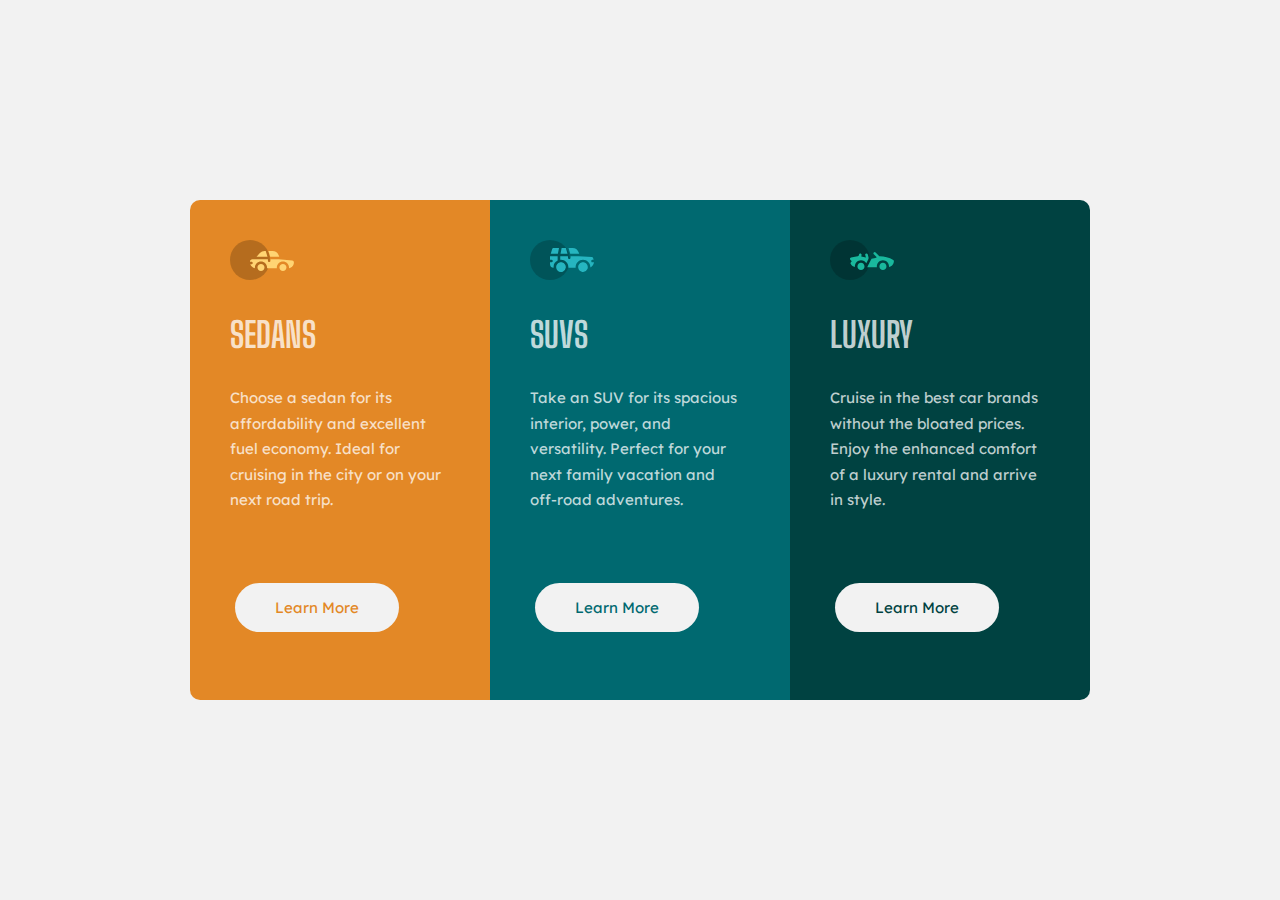
<file: 3-column-preview-card-component-main/index.html>
<!DOCTYPE html>
<html lang="en">

<head>
  <meta charset="UTF-8">
  <meta name="viewport" content="width=device-width, initial-scale=1.0">
  <!-- displays site properly based on user's device -->

  <link rel="icon" type="image/png" sizes="32x32" href="./images/favicon-32x32.png">

  <title>Frontend Mentor | 3-column preview card component</title>
  <link rel="stylesheet" href="stylesheet.css">


</head>

<body>
  <div class="container">

    <div class="car">

      <div class="sedan">
        <img src="images/icon-sedans.svg">
        <h2>SEDANS</h2>
        <p>Choose a sedan for its affordability and excellent fuel economy. Ideal for cruising in the city
          or on your next road trip.</p>
        <button class="btn-sedan">Learn More</button>
      </div>

      <div class="suv">
        <img src="images/icon-suvs.svg">
        <h2>SUVS</h2>
        <p>Take an SUV for its spacious interior, power, and versatility. Perfect for your next family vacation
          and off-road adventures.</p>
        <button class="btn-suv">Learn More</button>
      </div>

      <div class="luxury">
        <img src="images/icon-luxury.svg">
        <h2>LUXURY</h2>
        <p>Cruise in the best car brands without the bloated prices. Enjoy the enhanced comfort of a luxury
          rental and arrive in style.</p>
        <button class="btn-luxury">Learn More</button>
      </div>

    </div>

  </div>



</body>

</html>
</file>
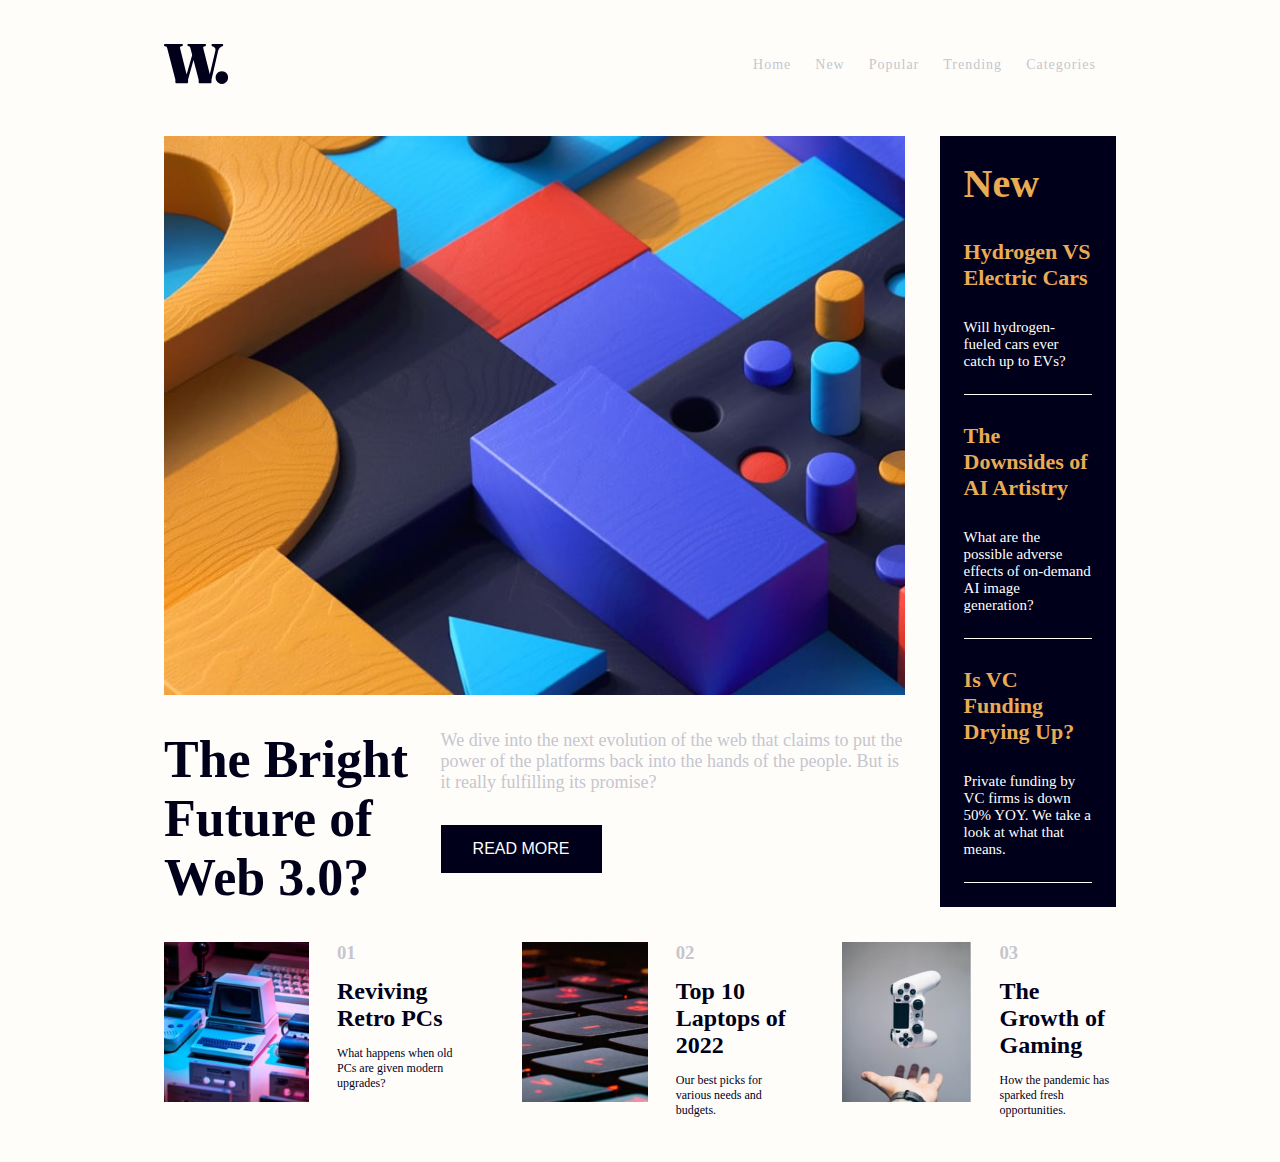
<file: news-homepage-main/index.html>
<!DOCTYPE html>
<html lang="en">

<head>
  <meta charset="UTF-8">
  <meta name="viewport" content="width=device-width, initial-scale=1.0">
  <!-- displays site properly based on user's device -->

  <title>News homepage</title>

  <link rel="stylesheet" href="styles.css">

</head>

<body>
  <nav class="navbar">
    <img class="logo" src="assets/images/logo.svg">
    <div class="navbar-anchors">
      <a href="#">Home</a>
      <a href="#">New</a>
      <a href="#">Popular</a>
      <a href="#">Trending</a>
      <a href="#">Categories</a>
    </div>
  </nav>

  <div class="grid-area">

    <div class="header-image">

    </div>
    <div class="intro">
      <div>
        <h1>The Bright Future of Web 3.0?</h1>
      </div>
      <div class="header-paragraph">
        <p> We dive into the next evolution of the web that claims to put the power of the platforms back into the
          hands
          of the
          people. But is it really fulfilling its promise?</p>
        <button>Read more</button>
      </div>
    </div>
    <div class="articles">
      <h2>New</h2>
      <div class="articles1">
        <h3>Hydrogen VS Electric Cars</h3>
        <p>Will hydrogen-fueled cars ever catch up to EVs?</p>
      </div>

      <div class="articles2">
        <h3>The Downsides of AI Artistry</h3>
        <p>What are the possible adverse effects of on-demand AI image generation?</p>
      </div>

      <div class="articles3">
        <h3>Is VC Funding Drying Up?</h3>
        <p>Private funding by VC firms is down 50% YOY. We take a look at what that means.</p>
      </div>
    </div>
  </div>

  <div class="cards">
    <div class="cards1">
      <div class="cards1-img"></div>
      <div class="cards1-text">
        <h3>01</h3>
        <h4>Reviving Retro PCs</h4>
        <p>What happens when old PCs are given modern upgrades?</p>
      </div>
    </div>

    <div class="cards2">
      <div class="cards2-img"></div>
      <div class="cards2-text">
        <h3>02</h3>
        <h4>Top 10 Laptops of 2022</h4>
        <p>Our best picks for various needs and budgets.</p>
      </div>
    </div>

    <div class="cards3">
      <div class="cards3-img">
      </div>
      <div class="cards3-text">
        <h3>03</h3>
        <h4>The Growth of Gaming</h4>
        <p>How the pandemic has sparked fresh opportunities.</p>
      </div>
    </div>
  </div>

</body>

</html>
</file>
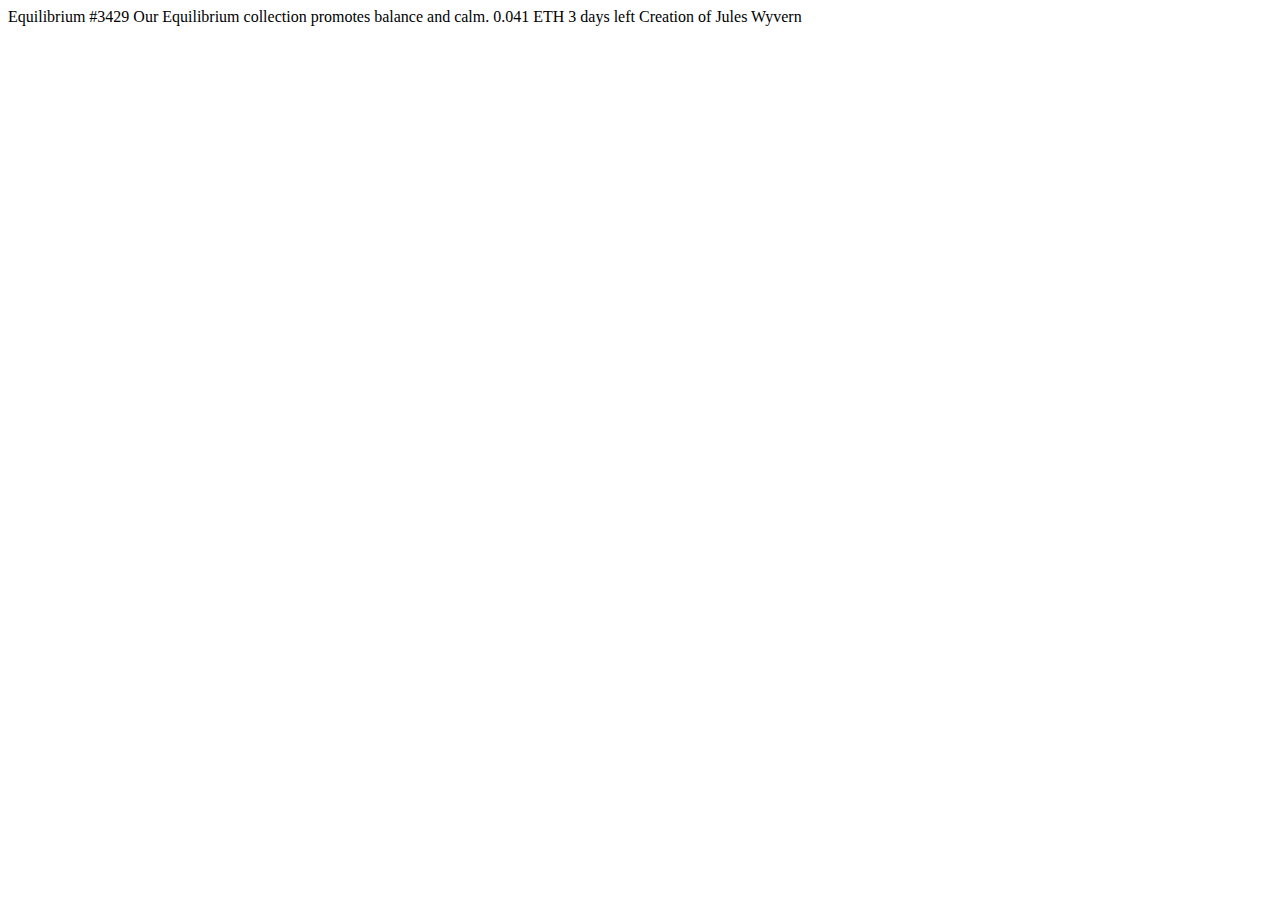
<file: nft-preview-card-component-main/index.html>
<!DOCTYPE html>
<html lang="en">
<head>
  <meta charset="UTF-8">
  <meta name="viewport" content="width=device-width, initial-scale=1.0"> <!-- displays site properly based on user's device -->

  <link rel="icon" type="image/png" sizes="32x32" href="./images/favicon-32x32.png">
  
  <title>Frontend Mentor | NFT preview card component</title>


</head>
<body>

  Equilibrium #3429

  Our Equilibrium collection promotes balance and calm.

  0.041 ETH
  3 days left
  
  Creation of Jules Wyvern

  
</body>
</html>
</file>
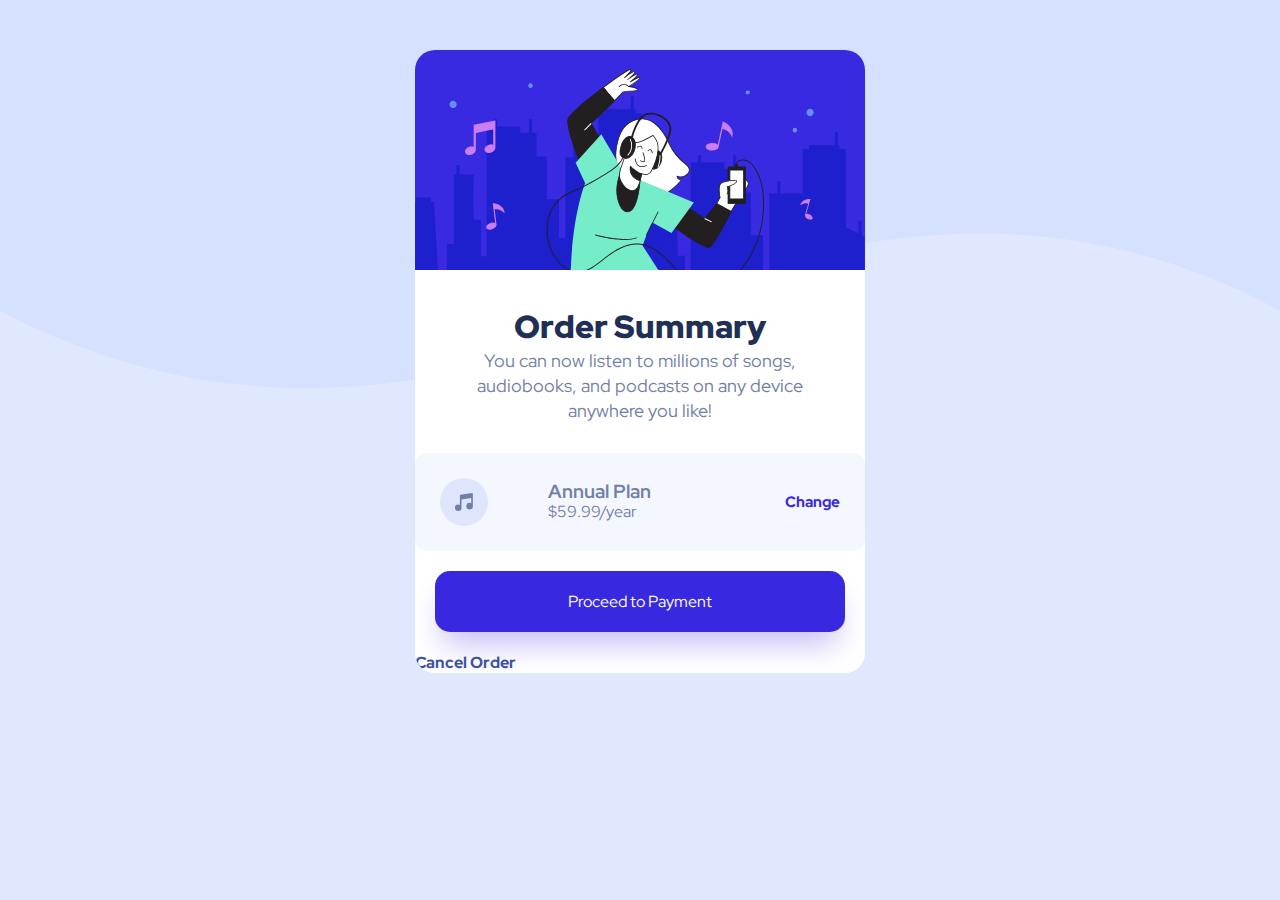
<file: order-summary-component-main/index.html>
<!DOCTYPE html>
<html lang="en">

<head>
  <meta charset="UTF-8">
  <meta name="viewport" content="width=device-width, initial-scale=1.0">
  <!-- displays site properly based on user's device -->

  <link rel="icon" type="image/png" sizes="32x32" href="./images/favicon-32x32.png">

  <title>Frontend Mentor | Order summary card</title>

 
  <link rel="stylesheet" href="stylesheet.css">
</head>

<body>
  <div class="card">
    <img class="hero image" src="images/illustration-hero.svg">

    <div class="container">
      <h2 class="title">Order Summary</h2>
      <p class="order-description">You can now listen to millions of songs, audiobooks, and podcasts on any
        device anywhere you like!</p>
    </div>

    <div class="plan-container">
      <img src="images/icon-music.svg">

      <div class="plan-description">
        <h3>Annual Plan</h3>
        <p>$59.99/year</p>
      </div>
      <a href="#">Change</a>
    </div>

    <div>
      <a class="proceed-button" href="#">Proceed to Payment</a>
      <a class="cancel-button" href="#">Cancel Order</a>
    </div>


</body>

</html>
</file>
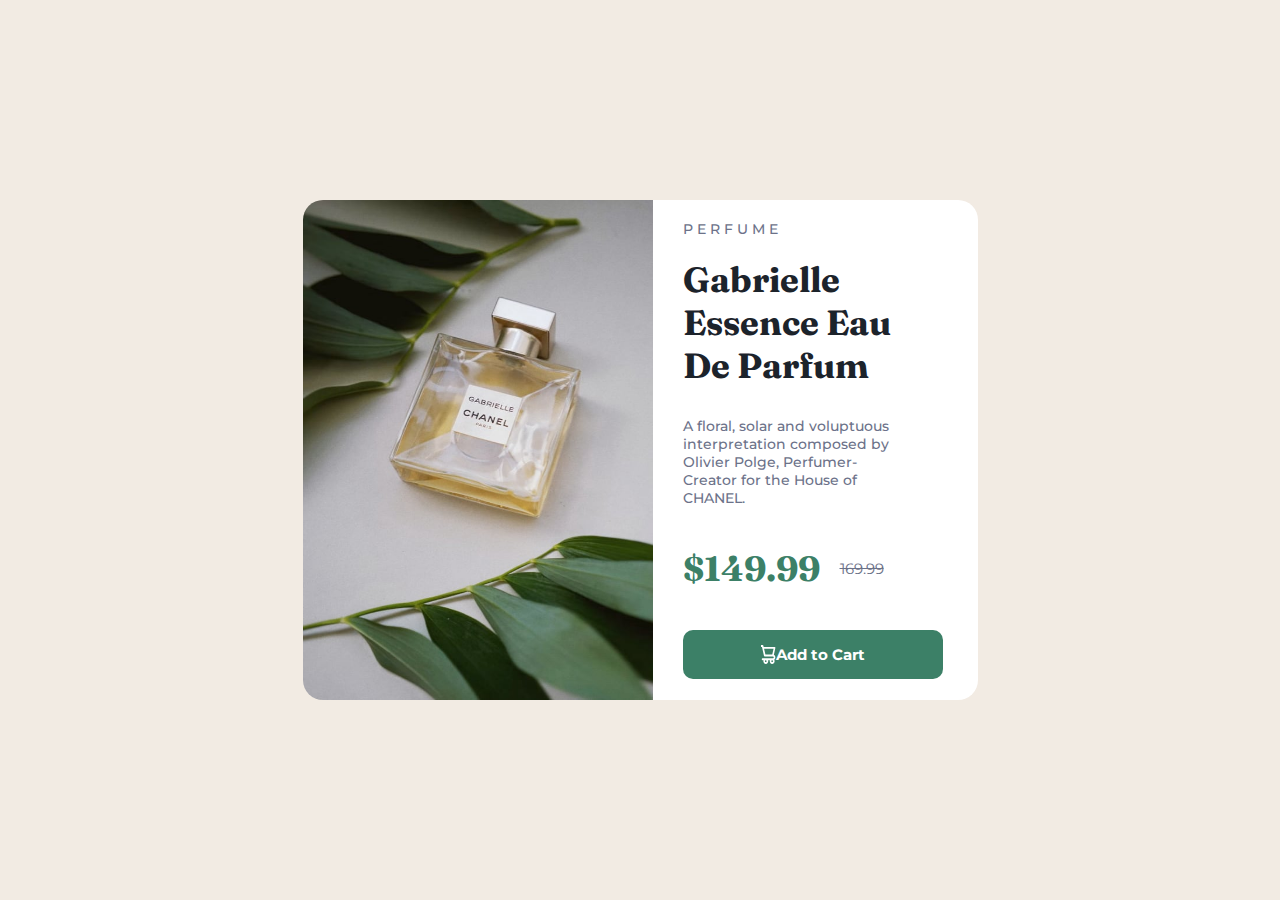
<file: product-preview-card-component-main/index.html>
<!DOCTYPE html>
<html lang="en">

<head>
  <meta charset="UTF-8">
  <meta name="viewport" content="width=device-width, initial-scale=1.0">
  <!-- displays site properly based on user's device -->

  <link rel="icon" type="image/png" sizes="32x32" href="./images/favicon-32x32.png">

  <title>Frontend Mentor | Product preview card component</title>

  <link rel="stylesheet" href="stylesheet.css">
</head>

<body>
  <main>
    <img class="perfume-pic" src="images/image-product-desktop.jpg">

    <div class="card-text">
      <h1>P E R F U M E</h1>
      <h2>Gabrielle Essence Eau De Parfum</h2>
      <p>A floral, solar and voluptuous interpretation composed by Olivier Polge,
        Perfumer-Creator for the House of CHANEL.</p>

      <div class="card-price">
        <h1>$149.99</h1>
        <s>169.99</s>
      </div>

      <div class="card-button">
        
        <button href="#"> <img class="icon-cart" src="images/icon-cart.svg">Add to Cart </button>
      </div>

    </div>
  </main>
</body>

</html>
</file>
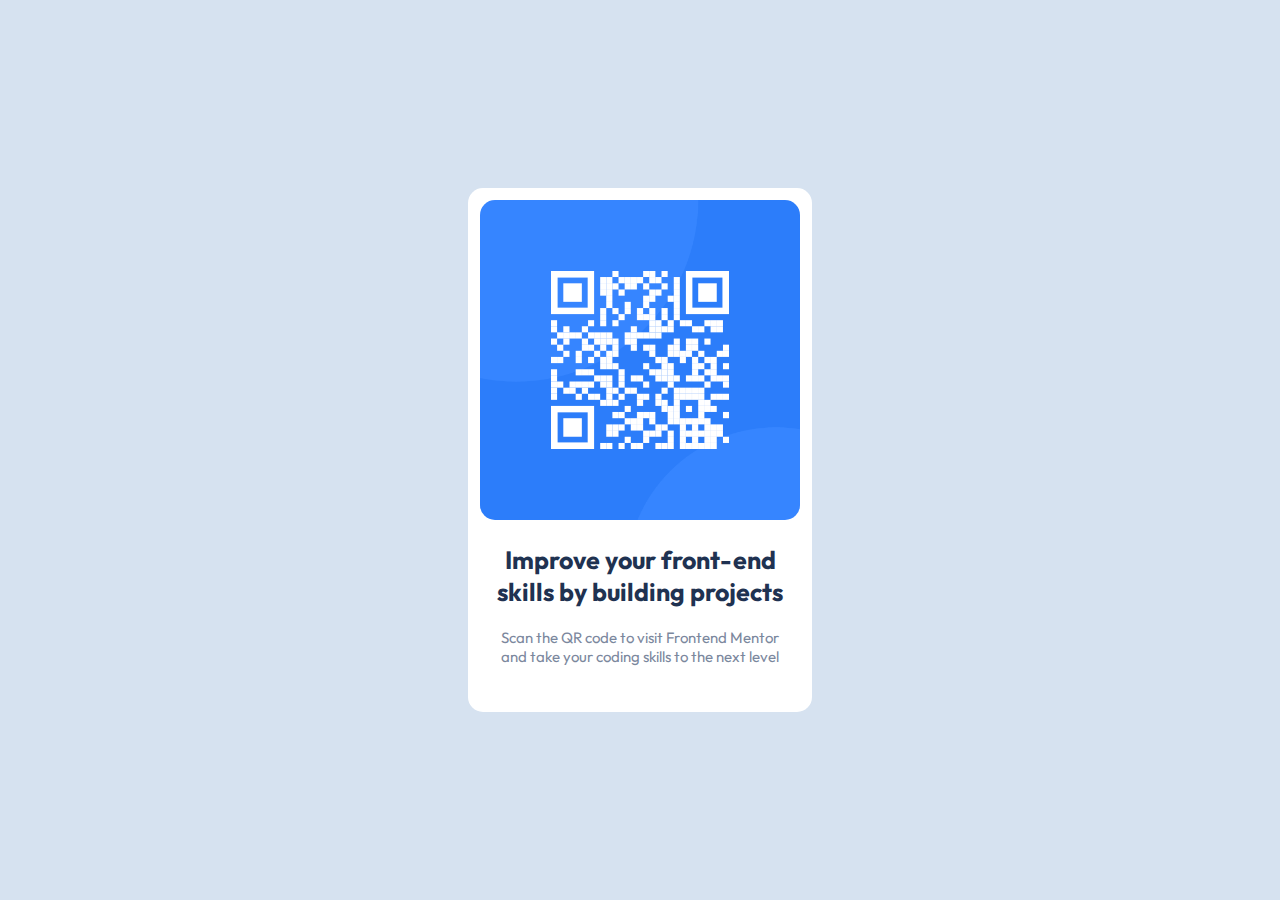
<file: qr-code-component-main/index.html>
<!DOCTYPE html>
<html lang="en">

<head>
  <meta charset="UTF-8">
  <meta name="viewport" content="width=device-width, initial-scale=1.0">
  <!-- displays site properly based on user's device -->

  <link rel="icon" type="image/png" sizes="32x32" href="./images/favicon-32x32.png">

  <title>Frontend Mentor | QR code component</title>
  <link rel="stylesheet" href="stylesheet.css">

</head>

<body>
<div class="container">
  <div class="card">
    <img src="images/image-qr-code.png">
    <h1> Improve your front-end skills by building projects</h1>

    <p>Scan the QR code to visit Frontend Mentor and take your coding skills to the next level</p>

  </div>
</div>
</main>
</body>

</html>
</file>
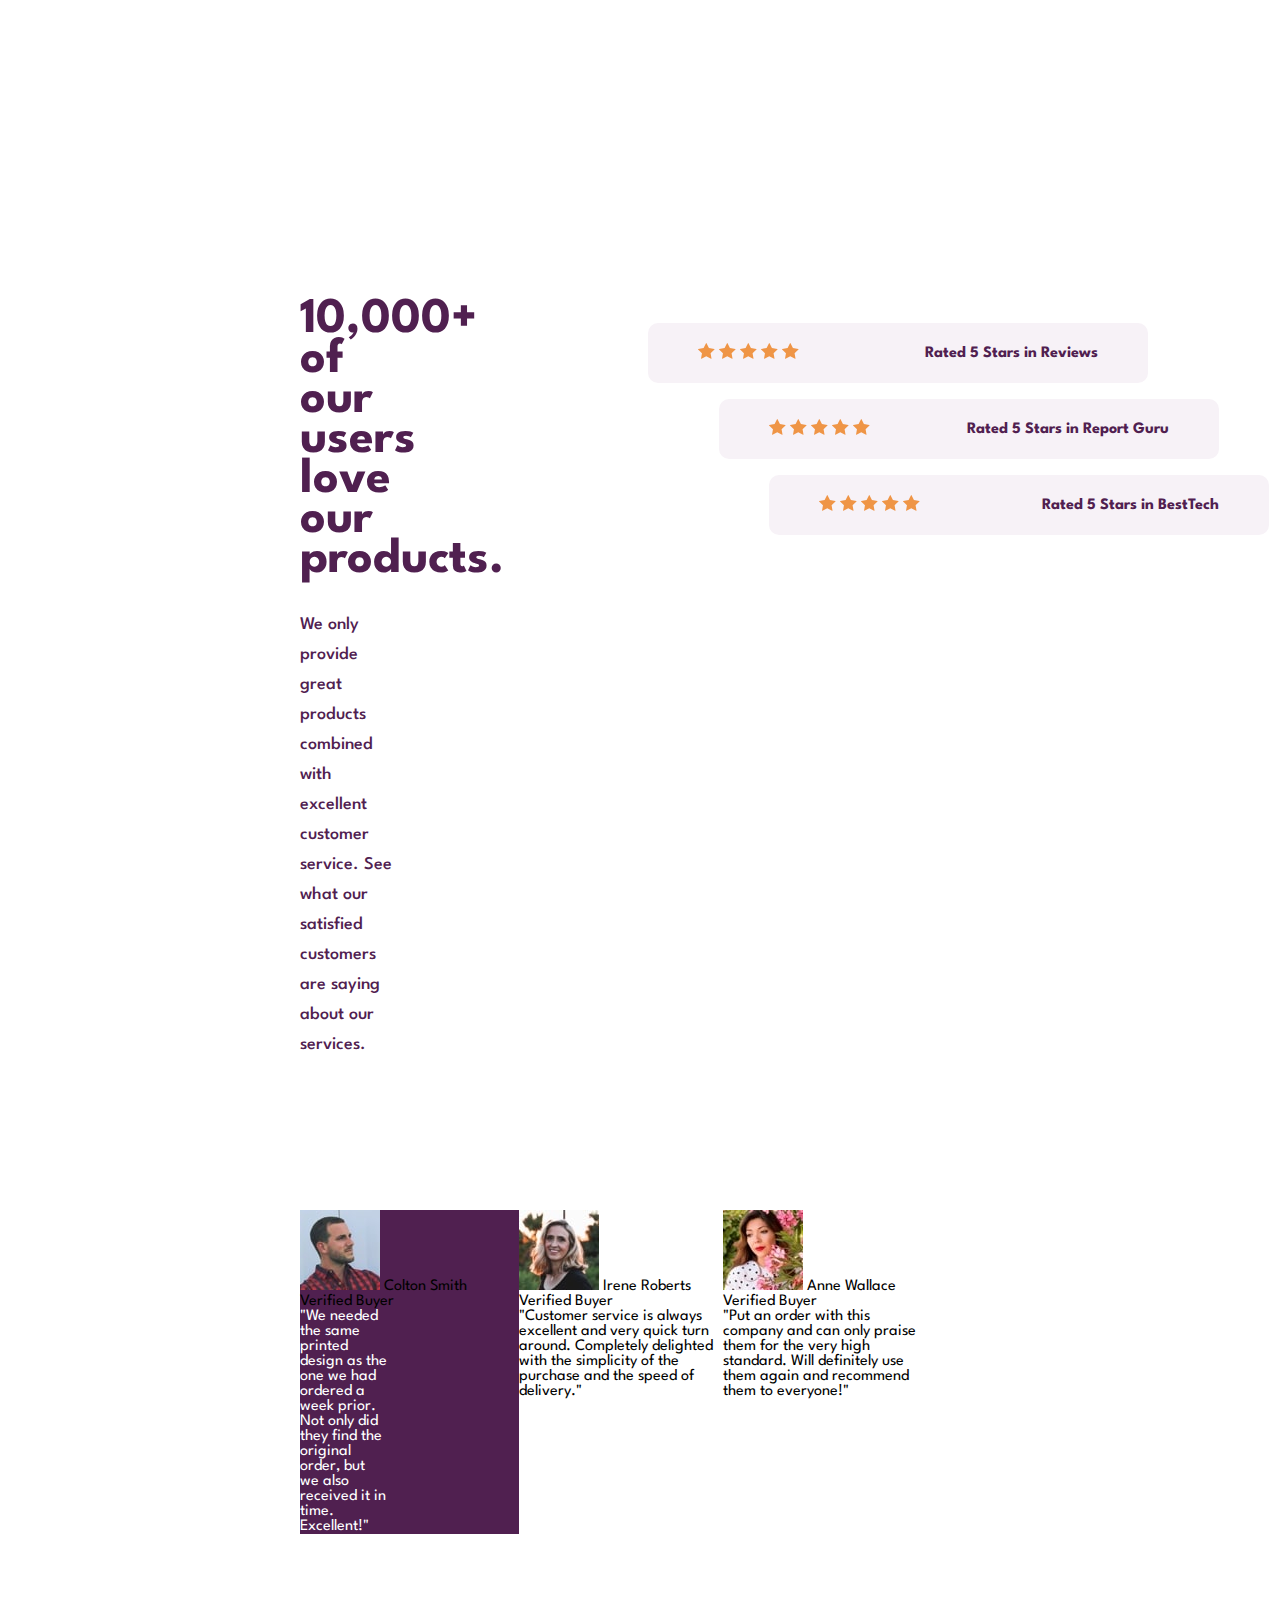
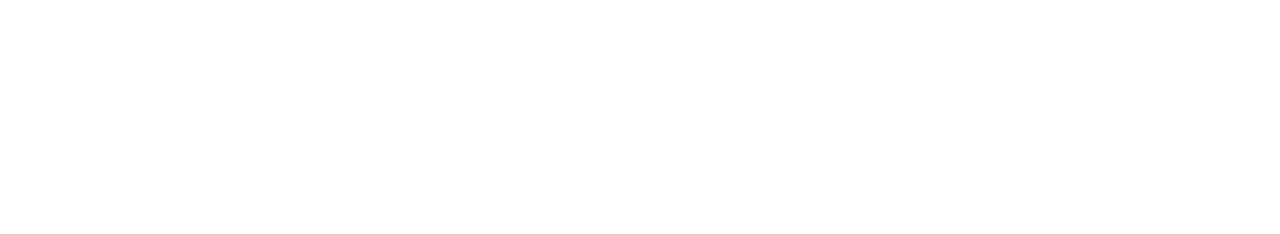
<file: social-proof-section-master/index.html>
<!DOCTYPE html>
<html lang="en">

<head>
  <meta charset="UTF-8" />
  <meta name="viewport" content="width=device-width, initial-scale=1.0" />


  <link rel="icon" type="image/png" sizes="32x32" href="./images/favicon-32x32.png" />

  <title>Frontend Mentor | Social proof section</title>

  <link rel="stylesheet" href="stylesheet.css">
</head>

<body>
  <div class="top">
    <div class="heading">
      <h1>10,000+ of our users love our products. </h1>

      <p class="paragraph-top">We only provide great products combined with excellent customer service.
        See what our satisfied customers are saying about our services.</p>
    </div>
    
    <div class="starscontainer">

      <div class="stars star1">

        <div class="fivestars">
          <img src="images/icon-star.svg" alt="">
          <img src="images/icon-star.svg" alt="">
          <img src="images/icon-star.svg" alt="">
          <img src="images/icon-star.svg" alt="">
          <img src="images/icon-star.svg" alt="">
        </div>
    
        <h4 class="text">Rated 5 Stars in Reviews</h4>
      </div>

      <div class="stars star2">

        <div class="fivestars">
          <img src="images/icon-star.svg" alt="">
          <img src="images/icon-star.svg" alt="">
          <img src="images/icon-star.svg" alt="">
          <img src="images/icon-star.svg" alt="">
          <img src="images/icon-star.svg" alt="">
        </div>
        <h4 class="text">Rated 5 Stars in Report Guru</h4>
      </div>

      <div class="stars star3">
        <div class="fivestars">
          <img src="images/icon-star.svg" alt="">
          <img src="images/icon-star.svg" alt="">
          <img src="images/icon-star.svg" alt="">
          <img src="images/icon-star.svg" alt="">
          <img src="images/icon-star.svg" alt="">
        </div>
        <h4 class="text">Rated 5 Stars in BestTech</h4>
      </div>
    </div>

  </div>


  <!-- <main class="container"> -->

  <div class="cardscontainer">

   
    <div class="card1">
        <img src="images/image-colton.jpg" alt="">
        <span class="name">Colton Smith </span>
        <span class="status">Verified Buyer</span>
        <p>"We needed the same printed design as the one we had ordered a week prior.
          Not only did they find the original order, but we also received it in time.
          Excellent!"</p>
      </div>

      <div class="card2">
        <img src="images/image-irene.jpg" alt="">
        <span class="name">Irene Roberts</span>
        <span class="status">Verified Buyer</span>
        <p>"Customer service is always excellent and very quick turn around. Completely
          delighted with the simplicity of the purchase and the speed of delivery."</p>
      </div>

      <div class="card3">

        <img src="images/image-anne.jpg" alt="">
        <span class="name">Anne Wallace</span>
        <span class="status">Verified Buyer</span>
        <p> "Put an order with this company and can only praise them for the very high
          standard. Will definitely use them again and recommend them to everyone!"
        </p>
      </div>
   </div>
      
    </div>


  </div>



</body>

</html>
</file>
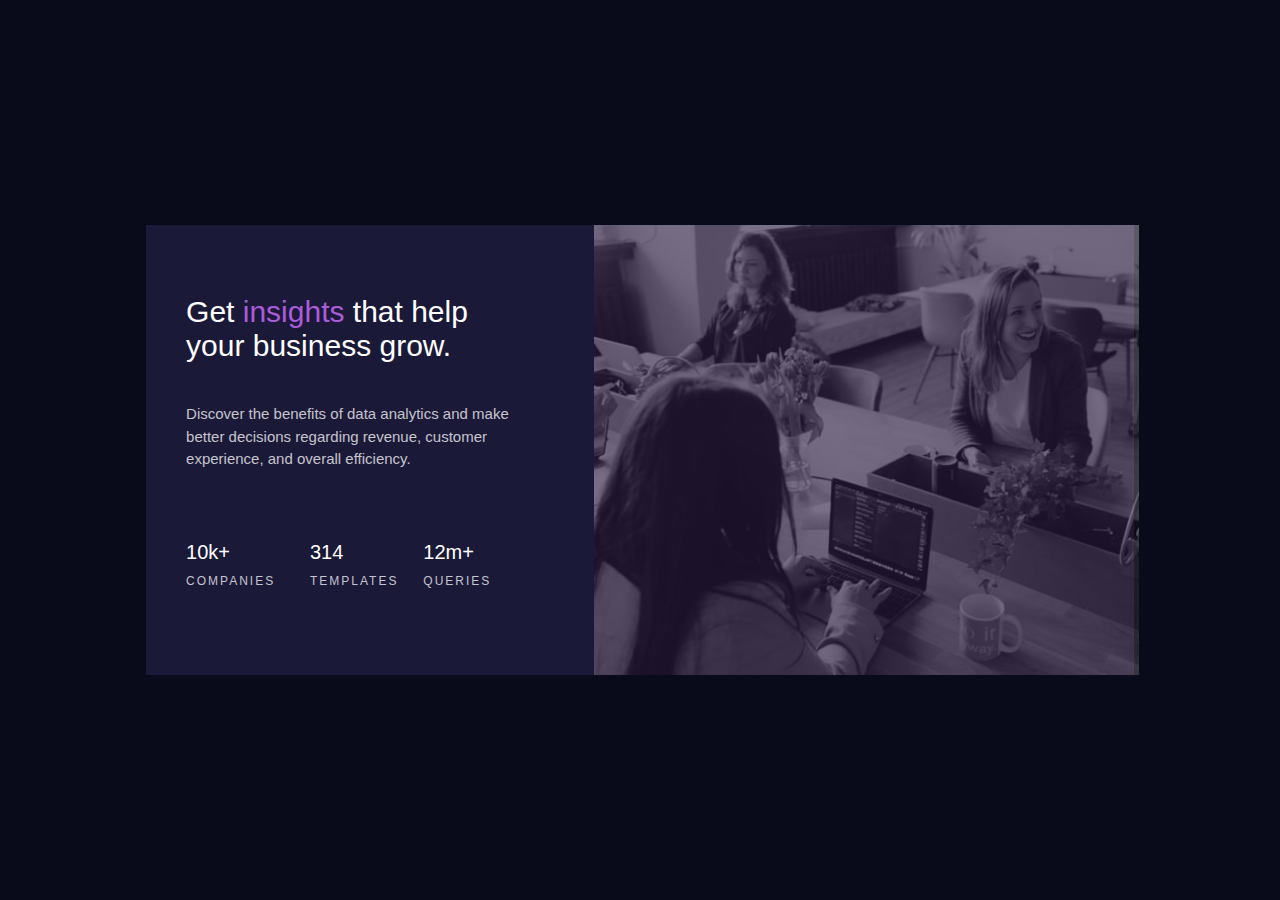
<file: stats-preview-card-component-main/index.html>
<!DOCTYPE html>
<html lang="en">

<head>
  <meta charset="UTF-8">
  <meta name="viewport" content="width=device-width, initial-scale=1.0">
  <title>Stats preview card component</title>
<link rel="stylesheet" href="stylesheet.css">

</head>

<body>
  <div class="card">
    <div class="container">

      <h2 class="header">Get <span>insights</span> that help <br> your business grow.</h2>

      <p class="paragraph">Discover the benefits of data analytics and make <br> better decisions regarding revenue, customer <br>
        experience, and overall efficiency.
      </p>

      <div class="statistics">

        <div>
          <h3>10k+</h3>
          <p>COMPANIES</p>
        </div>

        <div>
          <h3> 314 </h3>
          <p>TEMPLATES</p>
        </div>

        <div>
          <h3> 12m+ </h3>
          <p>QUERIES</p>
        </div>

      </div>
    </div>
    <div class="image">
     <img src="images/image-header-desktop.jpg"> 
    </div>
  </div>
</body>

</html>
</file>
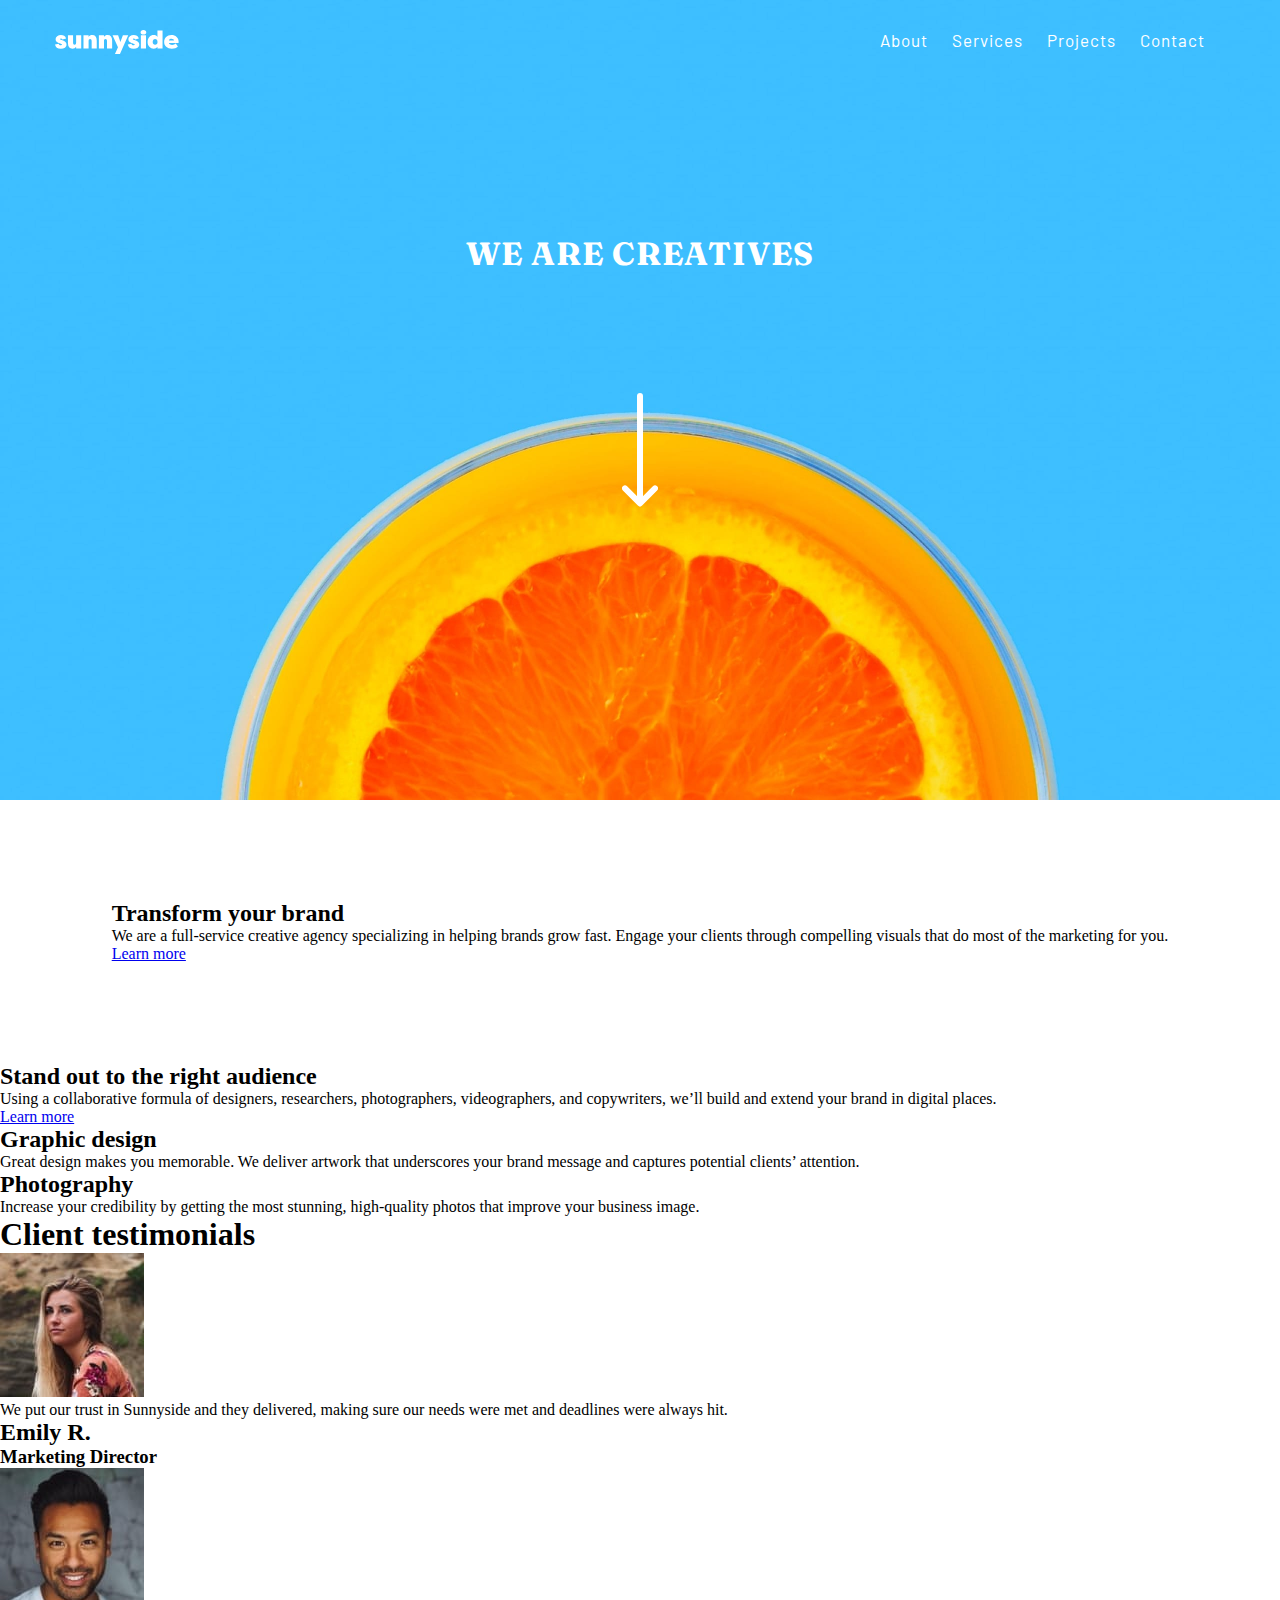
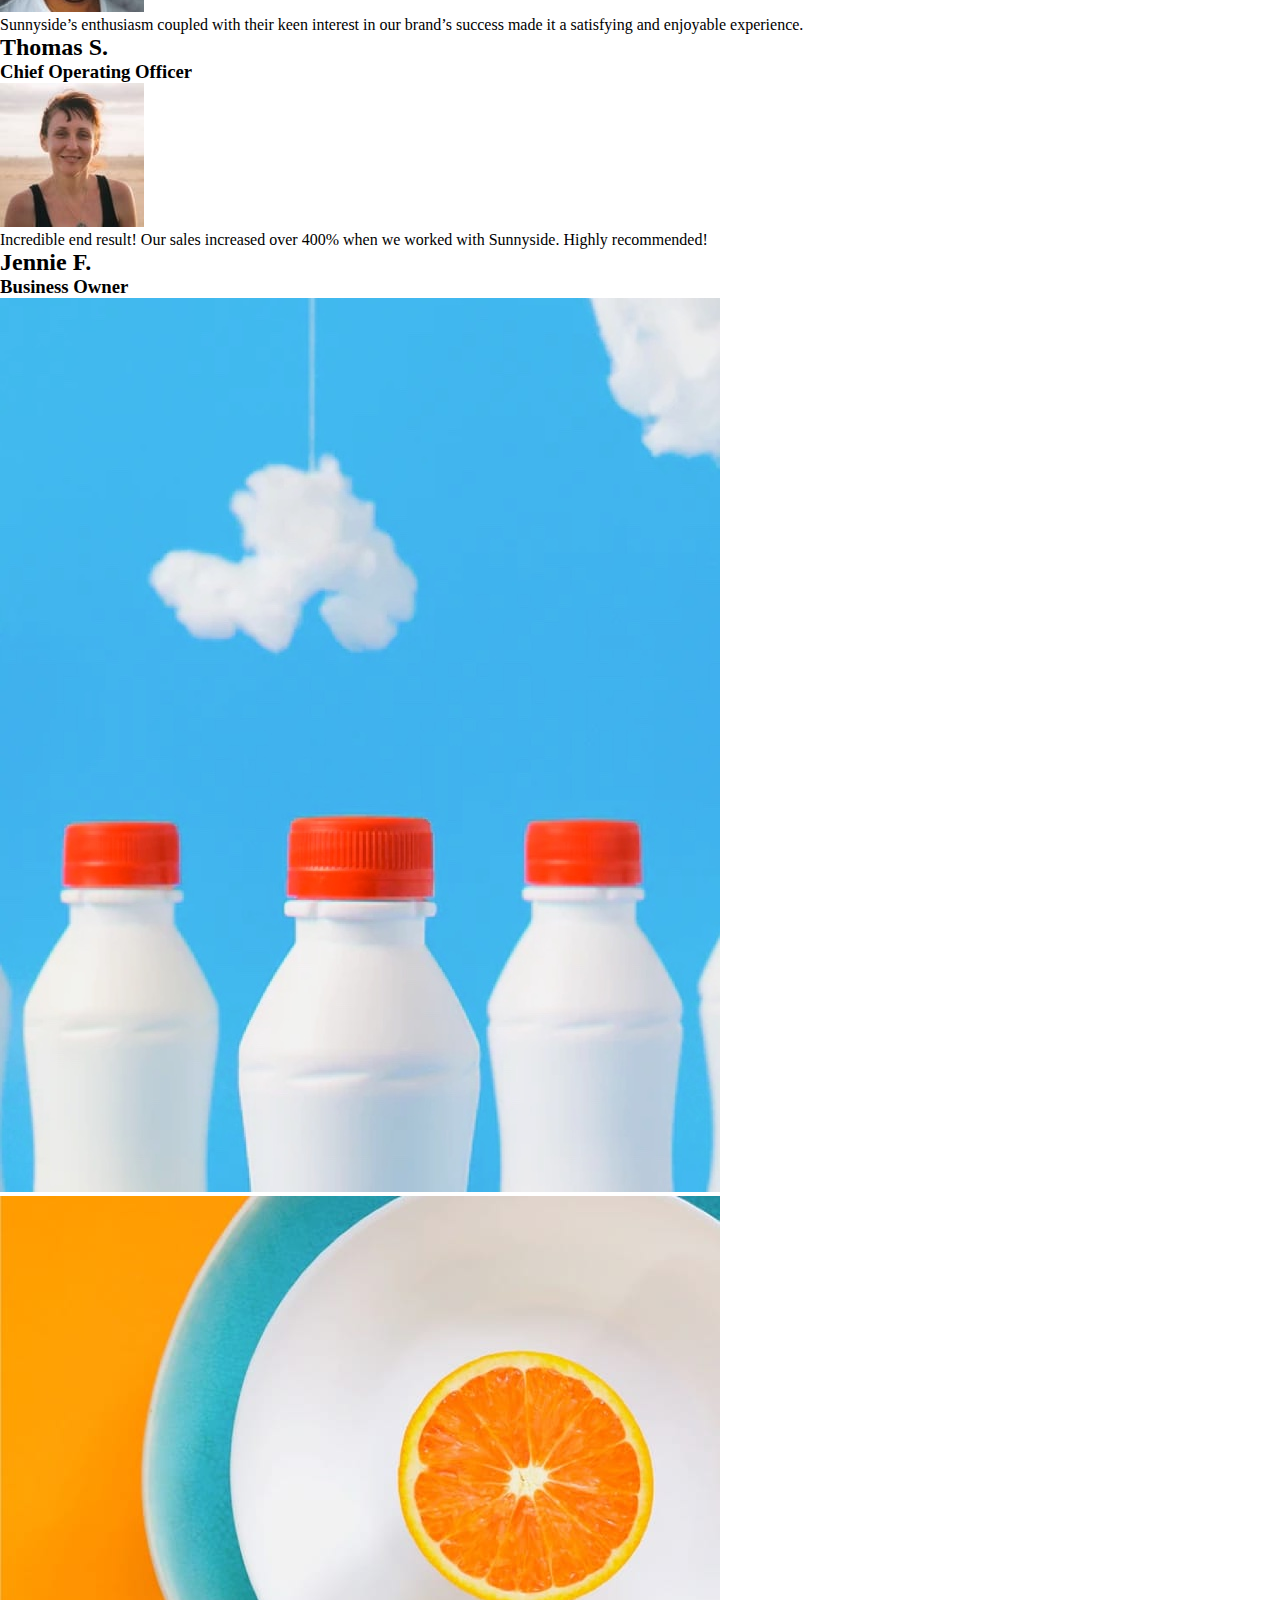
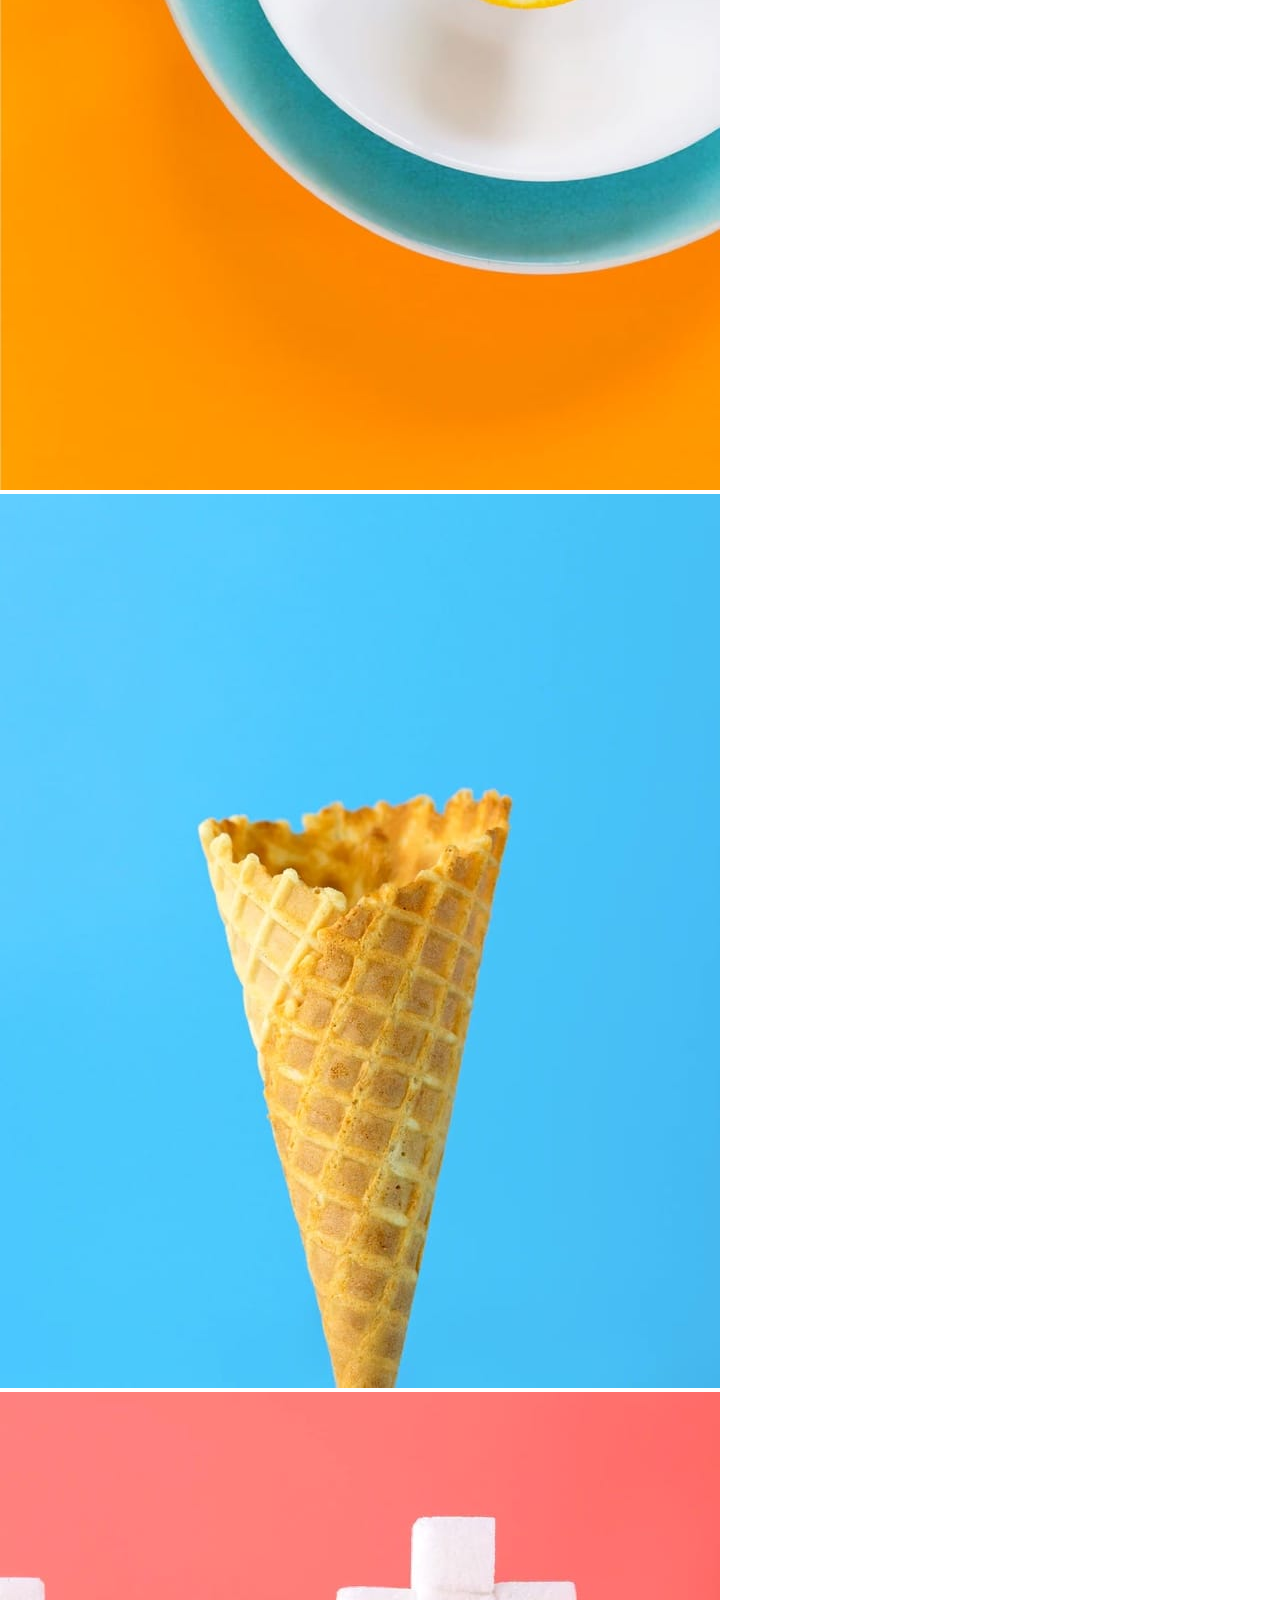
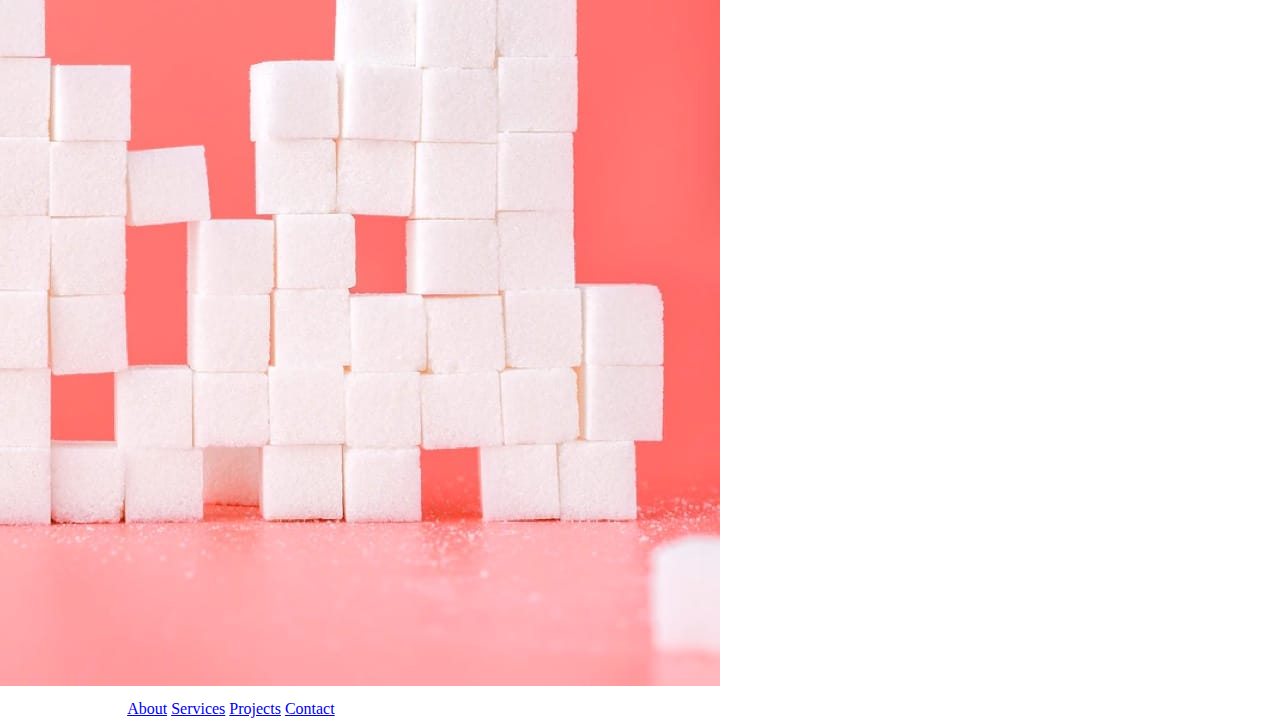
<file: sunnyside-agency-landing-page-main/index.html>
<!DOCTYPE html>
<html lang="en">

<head>
  <meta charset="UTF-8">
  <meta name="viewport" content="width=device-width, initial-scale=1.0">
  <title>Sunnyside agency landing page</title>
  <link rel="stylesheet" href="stylesheet.css">
  <link rel="stylesheet" href="typography.css">
  <link rel="stylesheet" href="general.css">

</head>

<body>
  <div class="grid-container">
    <header class="header">
      <nav class="navbar">
        <img class="navbar-logo" src="images/logo.svg" alt="logo">
        <div class="navbar-anchors">
          <a href="#">About</a>
          <a href="#">Services</a>
          <a href="#">Projects</a>
          <a href="#"> Contact</a>
        </div>
      </nav>

      <div class="page-title">
        <h1>We are creatives</h1>
        <img class="header-arrow" src="images/icon-arrow-down.svg">
      </div>

    </header>

    <main>
      <div class="services">
        <div class="card-top">
          <div class="card-top-text">
            <h2>Transform your brand </h2>
            <p>We are a full-service creative agency specializing in helping brands grow fast.
              Engage your clients through compelling visuals that do most of the marketing for you.</p>
            <a href="#">Learn more</a>
          </div>
          <div class="card-top-image">
            <!-- <img src="images/desktop/image-transform.jpg" alt="egg">  -->
          </div>
        </div>

        <div class="card-middle">
          <div class="card-middle-image">
            <!-- <img src="images/desktop/image-stand-out.jpg" alt="glass"> -->
          </div>
          <div class="card-middle-text">
            <h2>Stand out to the right audience</h2>
            <p>Using a collaborative formula of designers, researchers, photographers, videographers, and copywriters,
              we’ll build and extend your brand in digital places.</p>
            <a href="#">Learn more</a>
          </div>
        </div>

        <div class="card-bottom">
          <div class="card-image-left">
            <h2>Graphic design</h2>
            <p>Great design makes you memorable. We deliver artwork that underscores your brand message and captures
              potential
              clients’ attention.</p>
          </div>

          <div class="card-image-right">
            <h2>Photography</h2>
            <p>Increase your credibility by getting the most stunning, high-quality photos that improve your business
              image.</p>
          </div>
          
        </div>

      </div>


      <div class="testimonials-container">
        <h1>Client testimonials</h1>
        <div class="testimonials1">
          <img src="images/image-emily.jpg" alt="emily">
          <p>We put our trust in Sunnyside and they delivered, making sure our needs were met and deadlines were always
            hit.</p>
          <h2>Emily R.</h2>
          <h3>Marketing Director</h3>
        </div>

        <div class="testimonials2">
          <img src="images/image-thomas.jpg" alt="thomas">
          <p>Sunnyside’s enthusiasm coupled with their keen interest in our brand’s success made it a satisfying and
            enjoyable
            experience.</p>
          <h2>Thomas S.</h2>
          <h3>Chief Operating Officer</h3>
        </div>

        <div class="testimonials3">
          <img src="images/image-jennie.jpg" alt="jennie">
          <p>Incredible end result! Our sales increased over 400% when we worked with Sunnyside. Highly recommended!</p>
          <h2>Jennie F.</h2>
          <h3>Business Owner</h3>
        </div>
      </div>

      <div class="bottom-images">
        <img src="images/desktop/image-gallery-milkbottles.jpg" alt="milk">
        <img src="images/desktop/image-gallery-orange.jpg" alt="orange">
        <img src="images/desktop/image-gallery-cone.jpg" alt="cone">
        <img src="images/desktop/image-gallery-sugarcubes.jpg" alt="sugar">
      </div>
    </main>

    <footer class="footer">
      <div class="footer-container">
        <img src="images/logo.svg" alt="logo">
        <a href="#">About</a>
        <a href="#">Services</a>
        <a href="#">Projects</a>
        <a href="#"> Contact</a>
      </div>
    </footer>
  </div>
</body>

</html>
</file>
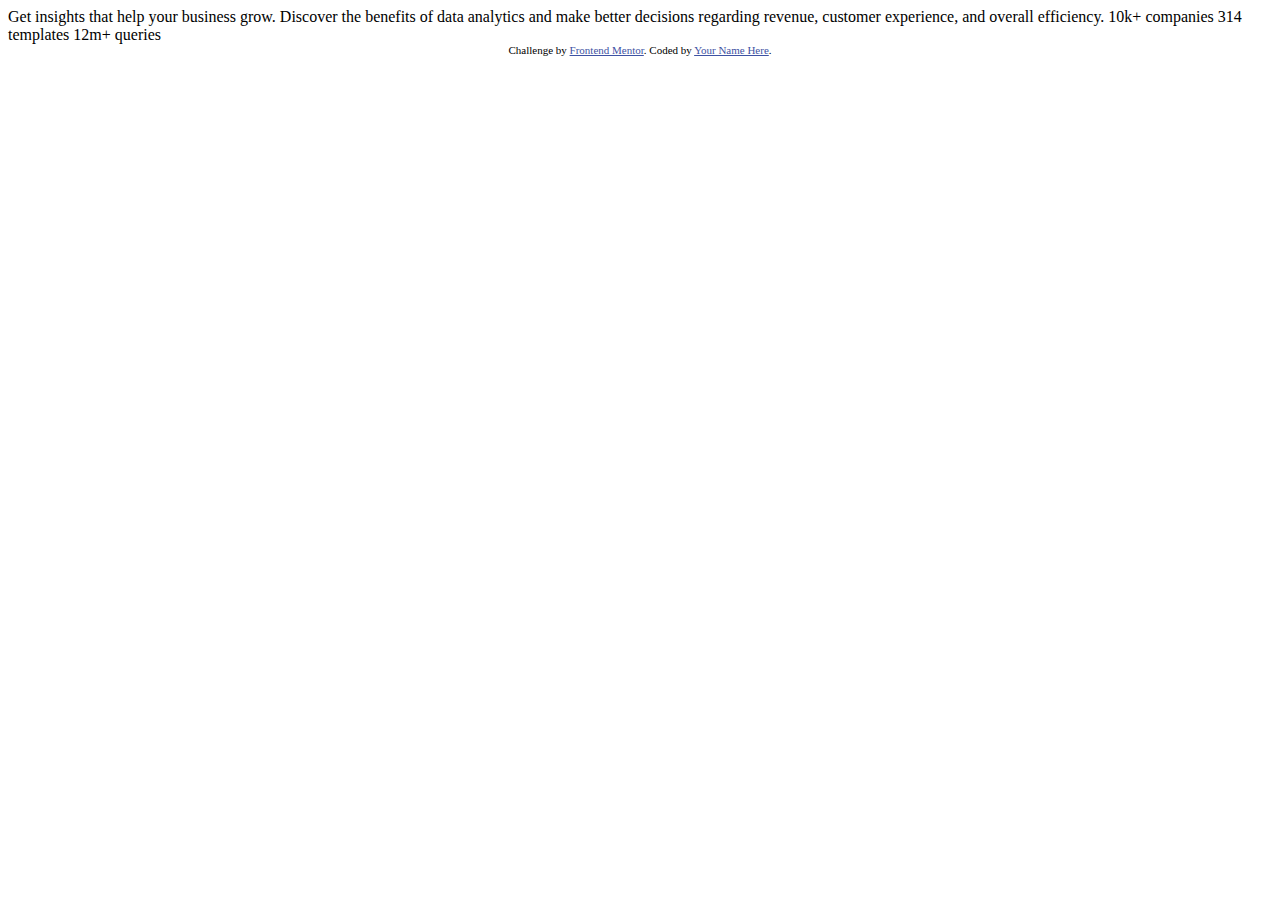
<file: menu/stats-preview-card-component-main/index.html>
<!DOCTYPE html>
<html lang="en">
<head>
  <meta charset="UTF-8">
  <meta name="viewport" content="width=device-width, initial-scale=1.0"> <!-- displays site properly based on user's device -->

  <link rel="icon" type="image/png" sizes="32x32" href="./images/favicon-32x32.png">
  
  <title>Frontend Mentor | Stats preview card component</title>

  <!-- Feel free to remove these styles or customise in your own stylesheet 👍 -->
  <style>
    .attribution { font-size: 11px; text-align: center; }
    .attribution a { color: hsl(228, 45%, 44%); }
  </style>
</head>
<body>

  Get insights that help your business grow.

  Discover the benefits of data analytics and make better decisions regarding revenue, customer 
  experience, and overall efficiency.

  10k+ companies
  314 templates
  12m+ queries

  <div class="attribution">
    Challenge by <a href="https://www.frontendmentor.io?ref=challenge" target="_blank">Frontend Mentor</a>. 
    Coded by <a href="#">Your Name Here</a>.
  </div>
</body>
</html>
</file>
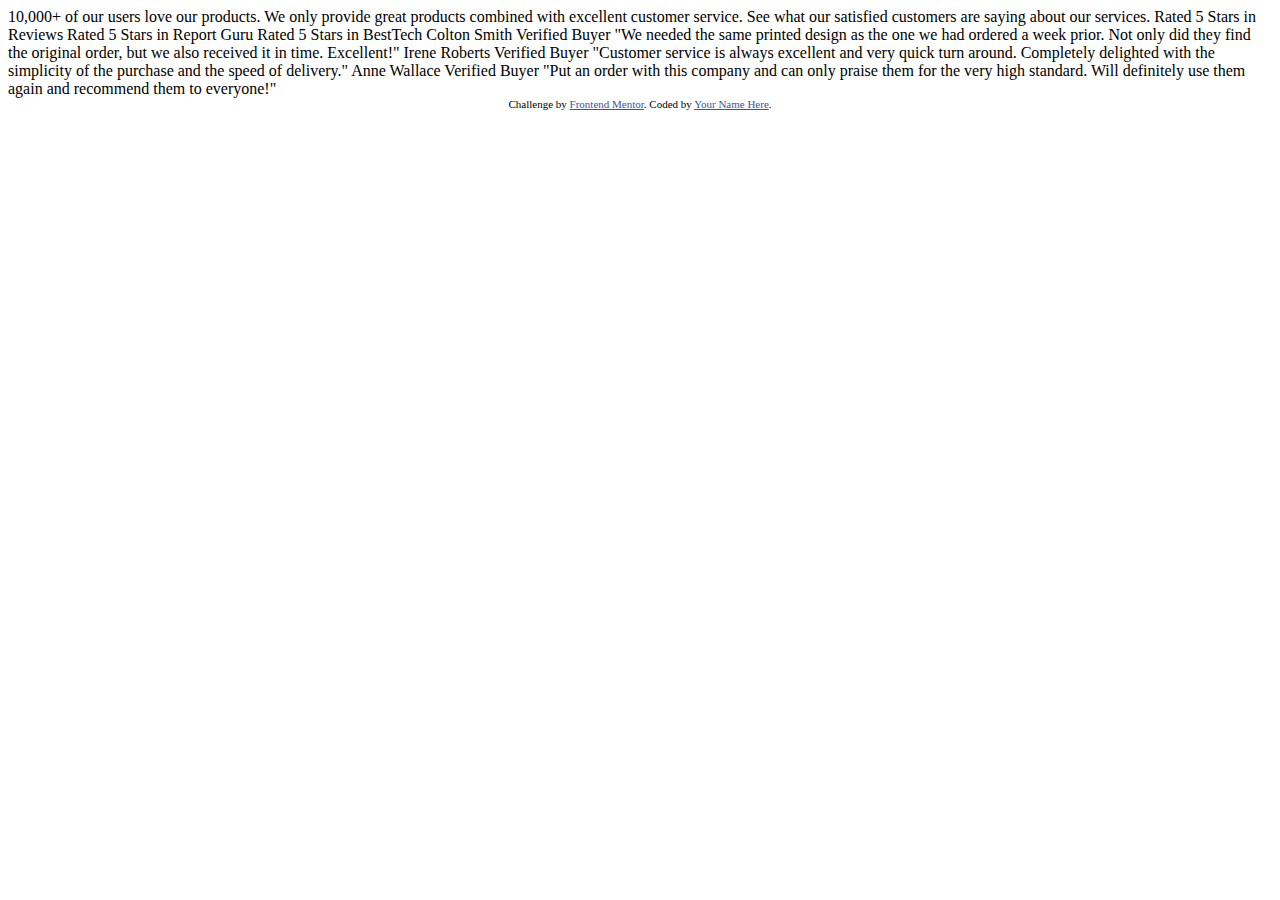
<file: product-preview-card-component-main/social-proof-section-master/index.html>
<!DOCTYPE html>
<html lang="en">
  <head>
    <meta charset="UTF-8" />
    <meta name="viewport" content="width=device-width, initial-scale=1.0" />
    <!-- displays site properly based on user's device -->

    <link
      rel="icon"
      type="image/png"
      sizes="32x32"
      href="./images/favicon-32x32.png"
    />

    <title>Frontend Mentor | Social proof section</title>

    <!-- Feel free to remove these styles or customise in your own stylesheet 👍 -->
    <style>
      .attribution {
        font-size: 11px;
        text-align: center;
      }
      .attribution a {
        color: hsl(228, 45%, 44%);
      }
    </style>
  </head>
  <body>
    10,000+ of our users love our products.

    We only provide great products combined with excellent customer service.
    See what our satisfied customers are saying about our services.
    
    Rated 5 Stars in Reviews
    Rated 5 Stars in Report Guru
    Rated 5 Stars in BestTech
    
    Colton Smith 
    Verified Buyer
    "We needed the same printed design as the one we had ordered a week prior.
    Not only did they find the original order, but we also received it in time.
    Excellent!"
    
    Irene Roberts 
    Verified Buyer
    "Customer service is always excellent and very quick turn around. Completely
    delighted with the simplicity of the purchase and the speed of delivery."
    
    Anne Wallace 
    Verified Buyer
    "Put an order with this company and can only praise them for the very high
    standard. Will definitely use them again and recommend them to everyone!"

    <div class="attribution">
      Challenge by
      <a href="https://www.frontendmentor.io?ref=challenge" target="_blank"
        >Frontend Mentor</a
      >. Coded by <a href="#">Your Name Here</a>.
    </div>
  </body>
</html>
</file>
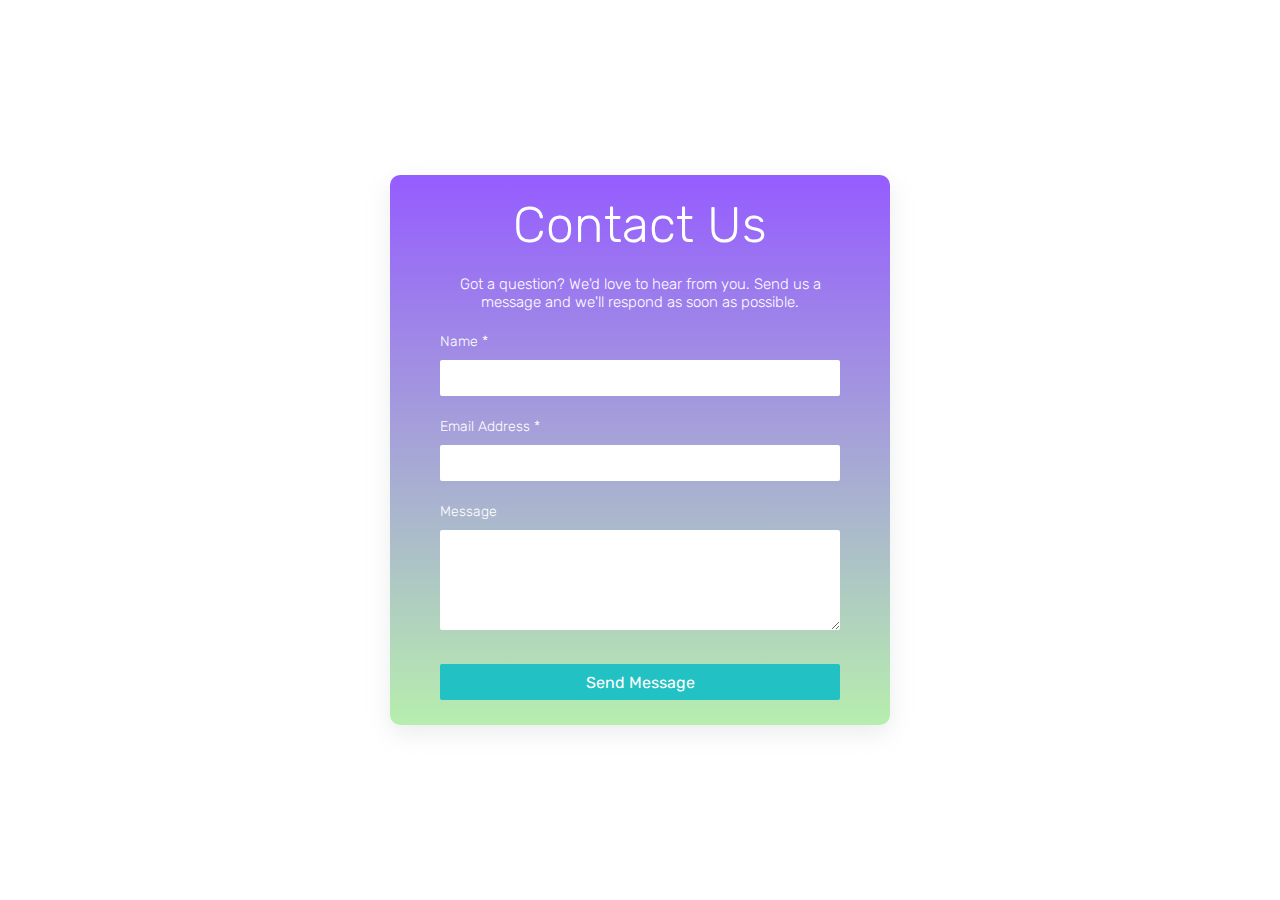
<file: contact form hw/contact form.html>
<!DOCTYPE html>
<html lang="en">

<head>
    <meta charset="UTF-8">
    <meta http-equiv="X-UA-Compatible" content="IE=edge">
    <meta name="viewport" content="width=device-width, initial-scale=1.0">
    <title>Contact Form</title>
    <link rel="icon" href="https://cdn.icon-icons.com/icons2/1303/PNG/512/checkform_85890.png" type="image/x-icon" />
    <link rel="stylesheet" href="contact form.css">
    <link rel="stylesheet" href="general.css">
    <link rel="stylesheet" href="typography.css">
</head>

<body>
    <div class="container">
        <div class="form">
        <h1>Contact Us</h1>
        <p>Got a question? We'd love to hear from you. Send us a message and we'll respond as soon as possible. </p>
        
        <form>
            <label for="name">Name *</label> <br>
            <input id="name" type="text" name="name" required><br>

            <label for="email">Email Address *</label> <br>
            <input id="email" type="email" name="email" pattern="[a-z0-9._%+-]+@[a-z0-9.-]+\.[a-z]{2,4}$" required><br>

            <label for="message">Message</label> <br>
            <textarea id="message" type="text" name="message" style="height: 100px"></textarea> <br>

            <input type="submit" value="Send Message">
        </form>
    </div>

    </div>
    
</body>

</html>
</file>
<file: 3-column-preview-card-component-main/stylesheet.css>
@import url(https://fonts.googleapis.com/css2?family=Lexend+Deca&display=swap);
@import url(https://fonts.googleapis.com/css2?family=Big+Shoulders+Display:wght@700&display=swap);

* {
    margin: 0px;
    padding: 0px;
    box-sizing: border-box;
}

body {
    background-color: hsl(0, 0%, 95%);
}

.container {
    display: flex;
    justify-content: center;
    align-items: center;
    height: 100vh;
}

.car {
    display: flex;
    flex-direction: row;
    padding: 100px;
}

.sedan {
    background-color: hsl(31, 77%, 52%);
    border-radius: 10px 0px 0px 10px;
    height: 500px;
    width: 300px;
}

.suv {
    background-color: hsl(184, 100%, 22%);
    height: 500px;
    width: 300px;
}

.luxury {
    background-color: hsl(179, 100%, 13%);
    border-radius: 0px 10px 10px 0px;
    height: 500px;
    width: 300px;
}

img {
    padding-left: 40px;
    padding-top: 40px;
}

h2 {
    font-family: 'Big Shoulders Display', sans-serif;
    font-weight: 700;
    color: hsla(0, 0%, 100%, 0.75);
    padding: 30px;
    font-size: 35px;
    margin-left: 10px;

}

p {
    font-family: 'Lexend Deca', sans-serif;
    font-weight: 400;
    color: hsla(0, 0%, 100%, 0.75);
    margin-left: 40px;
    margin-right: 45px;
    line-height: 1.7;
    font-size: 15px;
}

button {
    background-color: hsl(0, 0%, 95%);
    margin-top: 70px;
    margin-left: 45px;
    padding: 15px 40px 15px 40px;
    font-family: 'Lexend Deca', sans-serif;
    font-weight: 400;
    border-radius: 100px;
    border: none;
    text-align: center;
    font-size: 15px;
}

.btn-sedan {
    color: hsl(31, 77%, 52%);
}

.btn-suv {
    color: hsl(184, 100%, 22%);
}

.btn-luxury {
    color: hsl(179, 100%, 13%);
}

.btn-sedan:hover {
    background-color: transparent;
    color: white;
    cursor: pointer;
    border: solid;
}
.btn-suv:hover {
    background-color: transparent;
    color: white;
    cursor: pointer;
    border: solid;
}
.btn-luxury:hover {
    background-color: transparent;
    color: white;
    cursor: pointer;
    border: solid;
}
</file>
<file: news-homepage-main/styles.css>
* {
    margin: 0;
    padding: 0;
}

@import url(https://fonts.googleapis.com/css2?family=Inter:wght@300;400;700;800&display=swap);

body {
    font-family: 'Inter';
    background-color: hsl(36, 100%, 99%);
    margin: 44px 164px 44px 164px;
}

.navbar {
    display: flex;
    justify-content: space-between;
    align-items: center;
    margin-bottom: 52px;
}

.navbar .navbar-anchors a {
    margin-right: 20px;
    text-decoration: none;
    font-size: 14px;
    letter-spacing: 1px;
    color: hsl(233, 8%, 79%);
}

.navbar .navbar-anchors a:hover {
    color: hsl(35, 77%, 62%);
}

.grid-area {
    display: grid;
    grid-template-columns: 2fr 2fr 1fr;
    grid-template-rows: 1fr 1fr auto;
    grid-template-areas: 'header-image header-image articles'
        'header-image header-image articles'
        'intro intro articles';
    grid-gap: 35px;
}

.header-image {
    grid-area: header-image;
    background-image: url(assets/images/image-web-3-desktop.jpg);
    background-size: cover;
    background-repeat: no-repeat;
}

.intro {
    grid-area: intro;
    display: flex;
    justify-content: space-evenly;
}

.intro h1 {
    font-size: 52px;
    color: hsl(240, 100%, 5%);
}

.header-paragraph p {
    color: hsl(233, 8%, 79%);
    font-size: 18px;
    margin-bottom: 32px;
}

.header-paragraph button {
    background-color: hsl(240, 100%, 5%);
    border: none;
    color: white;
    padding: 15px 32px;
    text-align: center;
    text-decoration: none;
    font-size: 16px;
    text-transform: uppercase;
    font-weight: 400;
}

.articles {
    background: hsl(240, 100%, 5%);
    color: white;
    display: flex;
    flex-direction: column;
    justify-content: space-around;
    grid-area: articles;
    padding: 24px;
}

.articles h2 {
    color: hsl(35, 77%, 62%);
    margin-bottom: 32px;
    font-size: 40px;
}

.articles h3 {
    color: hsl(35, 77%, 62%);
    font-size: 22px;
    margin-bottom: 28px;
}

.articles p {
    color: white;
    font-size: 15px;
    margin-bottom: 24px;
}

.articles1,
.articles2,
.articles3 {
    border-bottom: 1px solid hsl(36, 100%, 99%);

}

.articles2 {
    border-bottom: 1px solid hsl(36, 100%, 99%);
    margin-top: 28px;
}

.articles3 {
    margin-top: 28px;
}


.cards {
    display: flex;
    justify-content: space-between;
    margin-top: 35px;
}

.cards1-img,
.cards2-img,
.cards3-img {
    width: 100%;
    background-repeat: no-repeat;
    background-size: cover;
    background-position: center;
    height: 160px;
}

.cards1,
.cards2,
.cards3 {
    display: flex;
}

.cards1-img {
    background-image: url(assets/images/image-retro-pcs.jpg);
}

.cards2-img {
    background-image: url(assets/images/image-top-laptops.jpg);
}

.cards3-img {
    background-image: url(assets/images/image-gaming-growth.jpg);
}

.cards1-text,
.cards2-text,
.cards3-text {
    margin-left: 28px;
    max-width: 100%;
}

.cards h3 {
    color: hsl(233, 8%, 79%);
 
    margin-bottom: 14px;
}

.cards h4 {
    color: hsl(240, 100%, 5%);
    font-size: 24px;
    margin-bottom: 14px;
}

.cards p {
    color: hsl(240, 100%, 5%);
    font-size: 12px;
    max-width: max-content;

}
</file>
<file: order-summary-component-main/stylesheet.css>
@import url(https://fonts.googleapis.com/css2?family=Red+Hat+Display:wght@400;500;600;700&display=swap);

* {
    margin: 0;
    padding: 0;
    box-sizing: border-box;
}

body {
    font-family: 'Red Hat Display', sans-serif;
    font-size: 16px;
    background-image: url(images/pattern-background-desktop.svg);
    background-repeat: no-repeat;
    background-size: contain;
    background-color: hsl(225, 100%, 94%);
}

.card {
    width: 450px;
    background-color: white;
    color: hsl(224, 23%, 55%);
    border-radius: 20px;
    overflow: hidden;
    margin: 50px auto;
}

.title {
    color: hsl(223, 47%, 23%);
    font-size: 32px;
    font-weight: 900;
}

.hero-image{
    width: 100%;
}

.container {
    padding: 30px;
    /* display: flex;
    flex-direction: column;
    justify-content: center; */
    text-align: center;
    font-size: 18px;
}

.order-description{
line-height: 25px;
}

.plan-container{
    font-size: 16px;
    background-color:hsl(225, 100%, 98%) ;
    padding: 25px;
    border-radius: 12px;
    display: flex;
    flex-direction: row;
    justify-content: space-between;
    align-items: center;
}

.plan-container a{
    color:hsl(245, 75%, 52%);
    font-size: 15px;
    font-weight: 800;
    text-decoration: none;
}
.plan-container a:hover{
    opacity: 0.8;
}
/* .plan-container strong {
    color: hsl(223, 47%, 23)
  } */

  .plan-description{
    line-height: 20px;
    margin-right: 75px;
  }
.proceed-button {
    display: block;
    color: white;
    background-color: hsl(245, 75%, 52%);
    text-decoration: none;
    padding: 20px;
    border-radius: 15px;
    margin: 20px;
    text-align: center;
    box-shadow: 0 20px 30px -8px rgb(197 189 245)
}

.proceed-button:hover {
    background-color: hsl(240, 50%, 59%);
}

.cancel-button {
    font-weight: 800;
    color: hsl(228, 45%, 44%);
    text-decoration: none;
    margin-top: 22px;
}

a.cancel-button:hover {
    color:black
}
</file>
<file: product-preview-card-component-main/stylesheet.css>
@import url(https://fonts.googleapis.com/css2?family=Montserrat:wght@500;700&display=swap);
@import url(https://fonts.googleapis.com/css2?family=Fraunces:opsz,wght@9..144,700&display=swap);

* {
    font-family: 'Montserrat', sans-serif;
    margin: 0;
    padding: 0;
}

body {
    background: hsl(30, 38%, 92%);
}

main {
    justify-content: center;
    display: flex;
    align-items: center;
    height: 100vh;
}

.perfume-pic {
    width: 350px;
    border-radius: 20px 0px 0px 20px;
    height: 500px;
}

.card-text {
    border-radius: 0px 20px 20px 0px;
    background: white;
    height: 500px;
    width: 325px;
    /* display: flexbox;
    padding: 0px, 30px; */
}

.card-text h1 {
    color: hsl(228, 12%, 48%);
    font-size: 14px;
    padding-left: 30px;
    font-weight: 500;
    margin: 20px 0px 20px 0px;
}

.card-text h2 {
    padding-left: 30px;
    font-family: 'Fraunces', serif;
    font-size: 35px;
    color: hsl(212, 21%, 14%);
    margin-bottom: 30px;
    margin-right: 70px;
}

.card-text p {
    color: hsl(228, 12%, 48%);
    font-size: 14px;
    padding-left: 30px;
    font-weight: 500;
    margin-right: 70px;

}

.card-text button {
    /* width: max-content; */
    color: hsl(158, 36%, 37%);
    border: none;
}

.card-price {
    align-items: center;
    display: flex;
    margin-top: 20px;
}

.card-price h1 {
    color: hsl(158, 36%, 37%);
    font-size: 35px;
    font-family: 'Fraunces', serif;
    font-weight: 700;
}

.card-price s {
    color: hsl(228, 12%, 48%);
    font-size: 15px;
    margin-left: 20px;
}

/* .card-button{
    background-color: hsl(158, 36%, 37%);
    cursor: pointer;
    border-radius: 10px;
    padding: 15px;
    display: flex;
    justify-content: center;
    border-style: none;
    color: white;
    font-size: 14px;
    font-weight: 500; */


*/ .icon-cart {
    width: 40px;
    margin-right: 20px;
}

.card-button button {
    color: white;
    font-size: 15px;
    font-weight: 700;
    background-color: hsl(158, 36%, 37%);
    cursor: pointer;
    border-radius: 10px;
    padding: 15px;
    display: flex;
    justify-content: center;
    margin-left: 30px;
    margin-top: 20px;
    width: 80%;
}

button:hover {
    background-color: hsl(158, 36%, 20%);
}
</file>
<file: qr-code-component-main/stylesheet.css>
@import url(https://fonts.googleapis.com/css2?family=Outfit:wght@400;700&display=swap);

* {
    margin: 0px;
    padding: 0px;
}

body {
    background-color: hsl(212, 45%, 89%);
    font-family: 'Outfit';
    
}

.container{
    justify-content: center;
    display: flex;
    align-items: center;
    height: 100vh;
}
.card {
    background-color: white;
    border-radius: 15px;
    padding: 12px;
    height: 500px;
    width: 320px;
}

img{
    width: 100%;
    border-radius: 15px;
}

h1{
    color: hsl(218, 44%, 22%);
    font-size: 25px;
    text-align: center;
    margin-top: 20px;
}

p{
    color: hsl(220, 15%, 55%);
    font-size: 15px;
    text-align: center;
    margin: 20px 20px 0 20px;
    font-weight: 400;
}
</file>
<file: social-proof-section-master/stylesheet.css>
@import url(https://fonts.googleapis.com/css2?family=League+Spartan:wght@400;500;700&display=swap);

* {
    border: 0;
    margin: 0;
    box-sizing: border-box;
    font-family: 'League Spartan', sans-serif;
}

body {
    padding: 150px;
    margin: 150px;
}

.top {
    display: flex;
}

h1 {
    color: hsl(300, 43%, 22%);
    font-size: 50px;
    font-weight: 700;
    line-height: 40px;
    max-width: 40%;
    margin-bottom: 30px;
}

.paragraph-top {
    color: hsl(300, 43%, 22%);
    font-size: 18px;
    font-weight: 500;
    line-height: 30px;
    max-width: 50%;
}

.stars {
    background-color: hsl(300, 24%, 96%);
    width: 500px;
    height: 50px;
    margin: 8px;
    border-radius: 10px;
    color: hsl(300, 43%, 22%);
    font-weight: 700;
    padding: 30px 50px 30px 50px;
}

.starscontainer {
    display: flex;
    flex-direction: column;
    align-items: center;
    padding: 15px;
}

.stars {
    display: flex;
    align-items: center;
    justify-content: space-between;
}

.star2 {
    margin-left: 150px;
}

.star3 {
    margin-left: 250px;
}


.cardscontainer {
    display: flex;
    justify-content: space-around;
    margin-top: 150px;
    margin-right: 50px;
}

.card1 {
    background-color: hsl(300, 43%, 22%); 
   
}

.card1 p{
   color: white;
    max-width: 40%
}
</file>
<file: stats-preview-card-component-main/stylesheet.css>
*{
    margin: 0;
    padding: 0;
}

@import url(https://fonts.googleapis.com/css2?family=Inter:wght@400;700&display=swap);
@import url(https://fonts.googleapis.com/css2?family=Lexend+Deca&display=swap);

body{
    background-color: hsl(233, 47%, 7%);
    height: 100vh;
    display: flex;
    align-items: center;
    justify-content: center;
}

.card{
    display: flex;
}

.container{
    background-color: hsl(244, 38%, 16%);
    color: white;
    padding: 50px 40px 20px 40px
}
.statistics{
    display: flex;
    justify-content: space-around;
}

.header{
    font-family: 'Inter', sans-serif;
    font-size: 30px;
    font-weight: 500;
    margin: 20px 80px 40px 0px;
}

.paragraph{
    font-family: 'Lexend Deca', sans-serif;
    font-size: 15px;
    color: hsla(0, 0%, 100%, 0.75);
    line-height: 1.5;
    margin-bottom: 30px;
}

.statistics h3{
    font-family: 'Inter', sans-serif;
    font-size: 20px;
    font-weight: 500;
    margin: 40px 80px 10px 0px;
}

.statistics p{
    font-family: 'Lexend Deca', sans-serif;
    font-size: 12px;
    color: hsla(0, 0%, 100%, 0.75);
  letter-spacing: 2px;
}

span{
    color: hsl(277, 64%, 61%);
}
.image{
    background: hsl(277, 64%, 61%);
    opacity: 0.5;
}
img{
    opacity: 0.75;
    height: 100%;
}
</file>
<file: sunnyside-agency-landing-page-main/stylesheet.css>
/* .header {
    grid-area: header;
}

.main {
    grid-area: main;
}

.footer {
    grid-area: footer;
}

.grid-container {
    display: grid;
    grid-template-areas: 
    'header header header header header header'
    'main main main main main main'
    'footer footer footer footer footer footer';
} */

.header {
    background-image: url(images/desktop/image-header.jpg);
    background-size: cover;
    height: 800px;
    background-position: center;
}

.header .page-title {
    font-family: 'Fraunces', serif;
    font-weight: 500;
    color: white;
    text-align: center;
    text-transform: uppercase;
    letter-spacing: 1px;
    margin-top: 150px;
}

.header .header-arrow {
    margin-top: 120px;
}

.navbar {
    padding: 30px;
    display: flex;
    justify-content: space-between;
    margin: 0px 25px;
}

.navbar .navbar-anchors a {
    margin-right: 20px;
    text-decoration: none;
    font-family: 'Barlow', sans-serif;
    color: white;
    font-size: 17px;
    letter-spacing: 1px;
}

.navbar .navbar-anchors a:hover {
    background-color: #7acbf2;
    border-radius: 25px;
    padding: 17px;
    text-transform: uppercase;
    font-family: 'Fraunces', serif;
    font-size: 13px;
    letter-spacing: 1px;
}

.services{
    display: grid;
    grid-template-columns: auto;
    grid-template-rows: auto auto auto auto auto auto;
    grid-area: '';
}

.card-top{
    display: flex;
    flex-direction: column;
    align-items: center;
    padding: 100px 30px;
}
</file>
<file: sunnyside-agency-landing-page-main/typography.css>
@import url(https://fonts.googleapis.com/css2?family=Barlow:wght@600&display=swap);
@import url(https://fonts.googleapis.com/css2?family=Fraunces:opsz,wght@9..144,700;9..144,900&display=swap);
</file>
<file: sunnyside-agency-landing-page-main/general.css>
*{
    margin: 0;
    padding: 0;
}
</file>
<file: contact form hw/contact form.css>
.container {
    display: flex;
    justify-content: center;
    align-items: center;
    height: 100vh;
}

.form {
    display: flex;
    justify-content: center;
    flex-direction: column; 
    height: 450px;
    width: 400px;
    border-radius: 10px;
    padding: 50px;
    box-shadow: rgba(149, 157, 165, 0.2) 0px 8px 24px;
    background: rgb(183, 238, 174);
    background: linear-gradient(0deg, rgba(183, 238, 174, 1) 0%, rgba(149, 92, 255, 1) 100%);
  
}

h1 {
    font-size: 50px;
    color: white;
    font-weight: 100;
    text-align: center;
    margin: 15px 0px 20px 0px;
}

p {
    font-size: 15px;
    color: white;
    font-weight: 100;
    text-align: center;
    margin-bottom: 20px;
}

label {
    color: white;
    margin-bottom: 30px;
    font-weight: lighter;
    font-size: 14px;
}

input, textarea {
    width: 100%;
    height: 36px;
    border: none;
    border-radius: 2px;
    margin-bottom: 20px;
    margin-top: 10px;
}

input[type=submit] {
    background-color:#22c1c3;
    color: white;
    font-size: 16px;
    font-weight: 400;
    
}
input[type=submit]:hover {
    background-color: #148f90;
    box-shadow: rgba(100, 100, 111, 0.2) 0px 7px 29px 0px;
}
</file>
<file: contact form hw/general.css>
*{
    margin: 0;
    padding: 0;
}
</file>
<file: contact form hw/typography.css>
@import url(https://fonts.googleapis.com/css2?family=Rubik:wght@400;700&display=swap);

*{
    font-family: 'Rubik', sans-serif;
}
</file>
